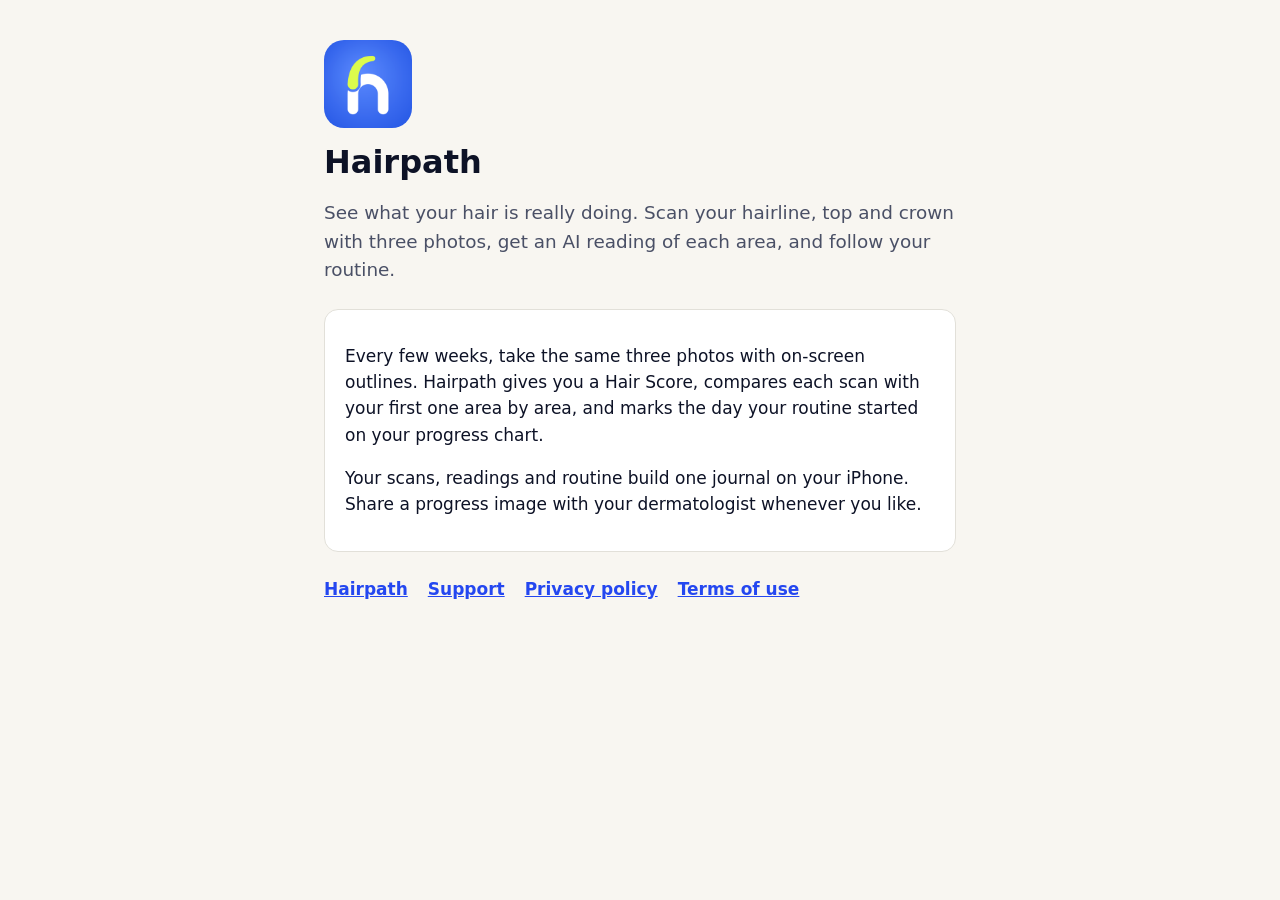
<file: index.html>
<!doctype html>
<html lang="en"><head><meta charset="utf-8"><meta name="viewport" content="width=device-width, initial-scale=1">
<title>Hairpath: hair scan and routine</title><link rel="stylesheet" href="style.css"></head>
<body><main>
<a href="index.html"><img class="icon" src="icon.png" alt="Hairpath"></a>
<h1>Hairpath</h1>
<p class="lead">See what your hair is really doing. Scan your hairline, top and crown with three photos, get an AI reading of each area, and follow your routine.</p>
<div class="card">
<p>Every few weeks, take the same three photos with on-screen outlines. Hairpath gives you a Hair Score, compares each scan with your first one area by area, and marks the day your routine started on your progress chart.</p>
<p>Your scans, readings and routine build one journal on your iPhone. Share a progress image with your dermatologist whenever you like.</p>
</div>
<nav><a href="index.html">Hairpath</a><a href="support.html">Support</a><a href="privacy.html">Privacy policy</a><a href="terms.html">Terms of use</a></nav>
</main></body></html>
</file>
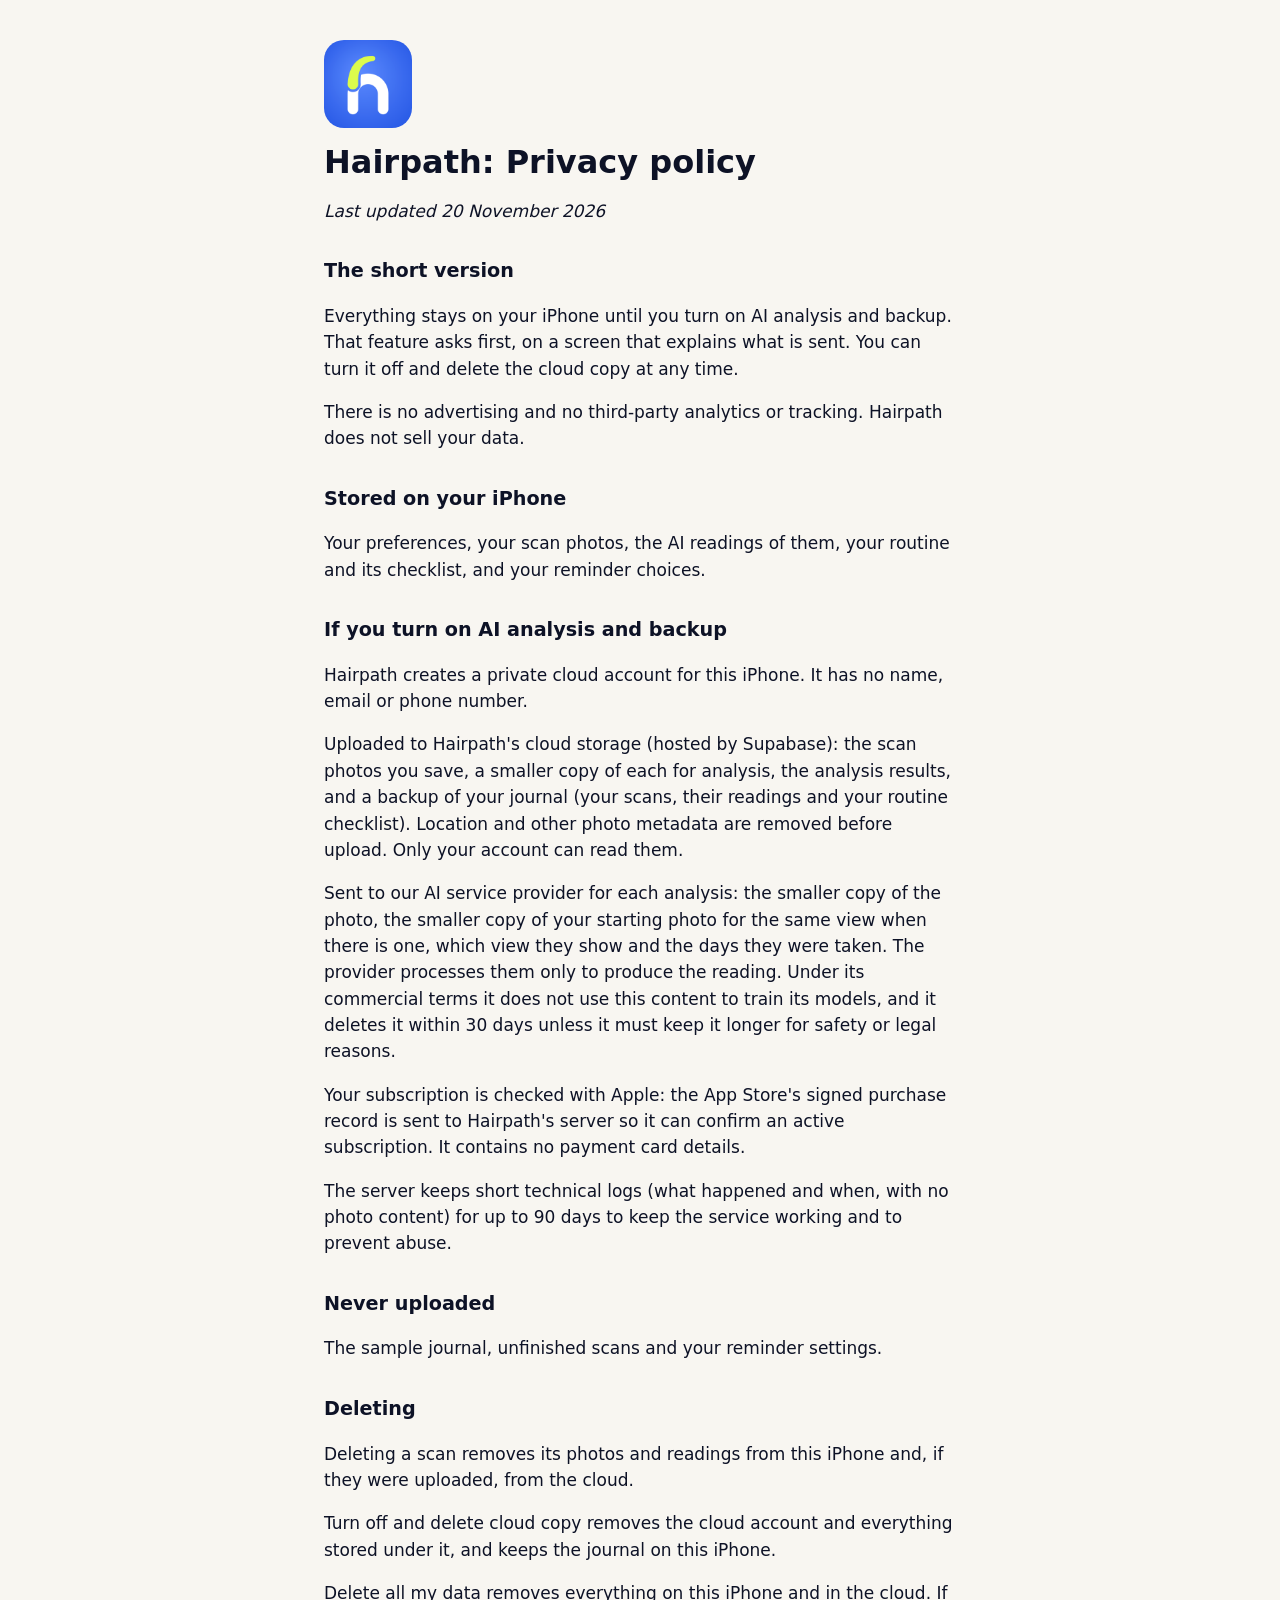
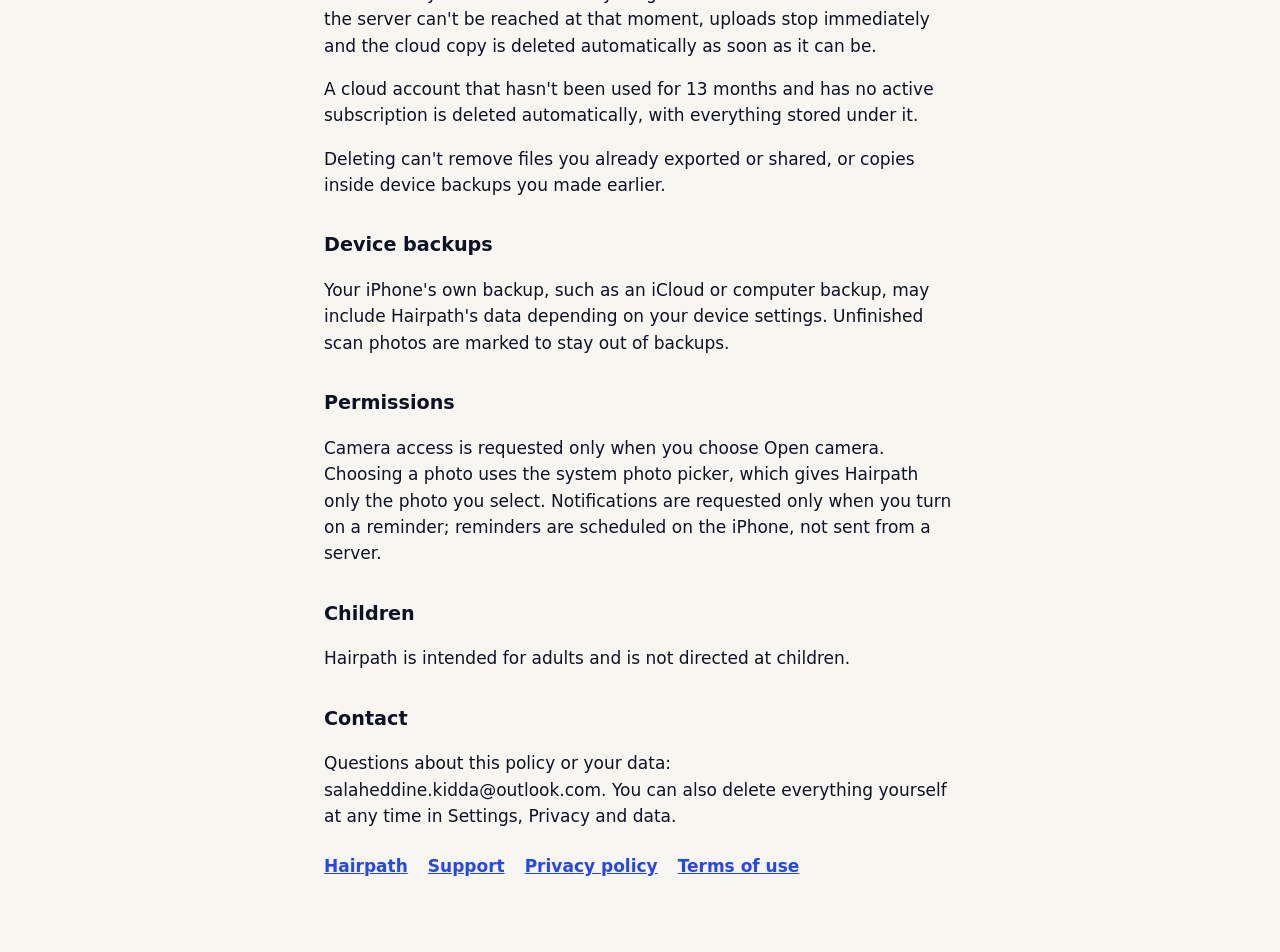
<file: privacy.html>
<!doctype html>
<html lang="en"><head><meta charset="utf-8"><meta name="viewport" content="width=device-width, initial-scale=1">
<title>Hairpath: Privacy policy</title><link rel="stylesheet" href="style.css"></head>
<body><main>
<a href="index.html"><img class="icon" src="icon.png" alt="Hairpath"></a>
<h1>Hairpath: Privacy policy</h1>
<p><em>Last updated 20 November 2026</em></p>
<h2>The short version</h2>
<p>Everything stays on your iPhone until you turn on AI analysis and backup. That feature asks first, on a screen that explains what is sent. You can turn it off and delete the cloud copy at any time.</p>
<p>There is no advertising and no third-party analytics or tracking. Hairpath does not sell your data.</p>
<h2>Stored on your iPhone</h2>
<p>Your preferences, your scan photos, the AI readings of them, your routine and its checklist, and your reminder choices.</p>
<h2>If you turn on AI analysis and backup</h2>
<p>Hairpath creates a private cloud account for this iPhone. It has no name, email or phone number.</p>
<p>Uploaded to Hairpath&#x27;s cloud storage (hosted by Supabase): the scan photos you save, a smaller copy of each for analysis, the analysis results, and a backup of your journal (your scans, their readings and your routine checklist). Location and other photo metadata are removed before upload. Only your account can read them.</p>
<p>Sent to our AI service provider for each analysis: the smaller copy of the photo, the smaller copy of your starting photo for the same view when there is one, which view they show and the days they were taken. The provider processes them only to produce the reading. Under its commercial terms it does not use this content to train its models, and it deletes it within 30 days unless it must keep it longer for safety or legal reasons.</p>
<p>Your subscription is checked with Apple: the App Store&#x27;s signed purchase record is sent to Hairpath&#x27;s server so it can confirm an active subscription. It contains no payment card details.</p>
<p>The server keeps short technical logs (what happened and when, with no photo content) for up to 90 days to keep the service working and to prevent abuse.</p>
<h2>Never uploaded</h2>
<p>The sample journal, unfinished scans and your reminder settings.</p>
<h2>Deleting</h2>
<p>Deleting a scan removes its photos and readings from this iPhone and, if they were uploaded, from the cloud.</p>
<p>Turn off and delete cloud copy removes the cloud account and everything stored under it, and keeps the journal on this iPhone.</p>
<p>Delete all my data removes everything on this iPhone and in the cloud. If the server can&#x27;t be reached at that moment, uploads stop immediately and the cloud copy is deleted automatically as soon as it can be.</p>
<p>A cloud account that hasn&#x27;t been used for 13 months and has no active subscription is deleted automatically, with everything stored under it.</p>
<p>Deleting can&#x27;t remove files you already exported or shared, or copies inside device backups you made earlier.</p>
<h2>Device backups</h2>
<p>Your iPhone&#x27;s own backup, such as an iCloud or computer backup, may include Hairpath&#x27;s data depending on your device settings. Unfinished scan photos are marked to stay out of backups.</p>
<h2>Permissions</h2>
<p>Camera access is requested only when you choose Open camera. Choosing a photo uses the system photo picker, which gives Hairpath only the photo you select. Notifications are requested only when you turn on a reminder; reminders are scheduled on the iPhone, not sent from a server.</p>
<h2>Children</h2>
<p>Hairpath is intended for adults and is not directed at children.</p>
<h2>Contact</h2>
<p>Questions about this policy or your data: salaheddine.kidda@outlook.com. You can also delete everything yourself at any time in Settings, Privacy and data.</p>
<nav><a href="index.html">Hairpath</a><a href="support.html">Support</a><a href="privacy.html">Privacy policy</a><a href="terms.html">Terms of use</a></nav>
</main></body></html>
</file>
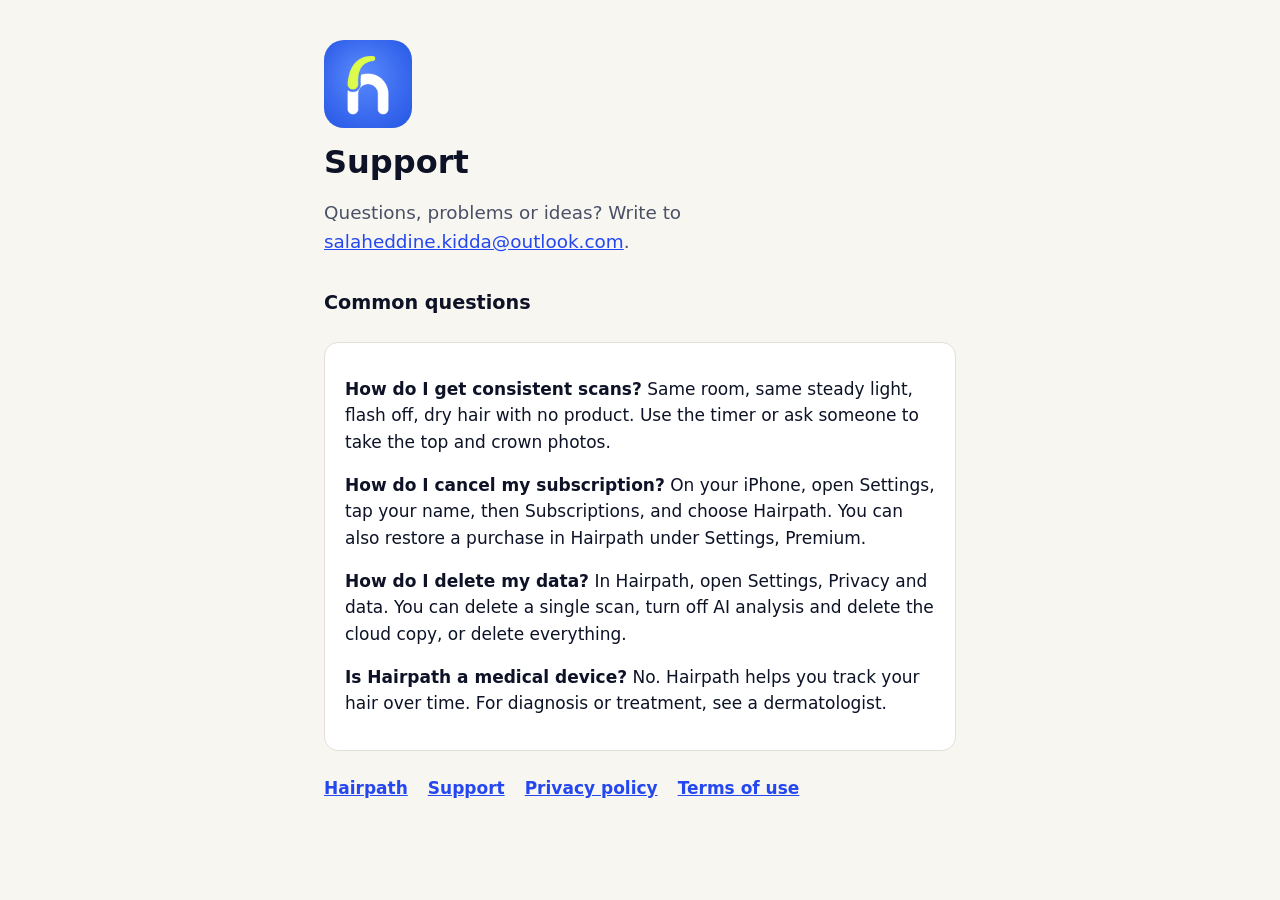
<file: support.html>
<!doctype html>
<html lang="en"><head><meta charset="utf-8"><meta name="viewport" content="width=device-width, initial-scale=1">
<title>Hairpath: Support</title><link rel="stylesheet" href="style.css"></head>
<body><main>
<a href="index.html"><img class="icon" src="icon.png" alt="Hairpath"></a>
<h1>Support</h1>
<p class="lead">Questions, problems or ideas? Write to <a href="mailto:salaheddine.kidda@outlook.com">salaheddine.kidda@outlook.com</a>.</p>
<h2>Common questions</h2>
<div class="card">
<p><strong>How do I get consistent scans?</strong> Same room, same steady light, flash off, dry hair with no product. Use the timer or ask someone to take the top and crown photos.</p>
<p><strong>How do I cancel my subscription?</strong> On your iPhone, open Settings, tap your name, then Subscriptions, and choose Hairpath. You can also restore a purchase in Hairpath under Settings, Premium.</p>
<p><strong>How do I delete my data?</strong> In Hairpath, open Settings, Privacy and data. You can delete a single scan, turn off AI analysis and delete the cloud copy, or delete everything.</p>
<p><strong>Is Hairpath a medical device?</strong> No. Hairpath helps you track your hair over time. For diagnosis or treatment, see a dermatologist.</p>
</div>
<nav><a href="index.html">Hairpath</a><a href="support.html">Support</a><a href="privacy.html">Privacy policy</a><a href="terms.html">Terms of use</a></nav>
</main></body></html>
</file>
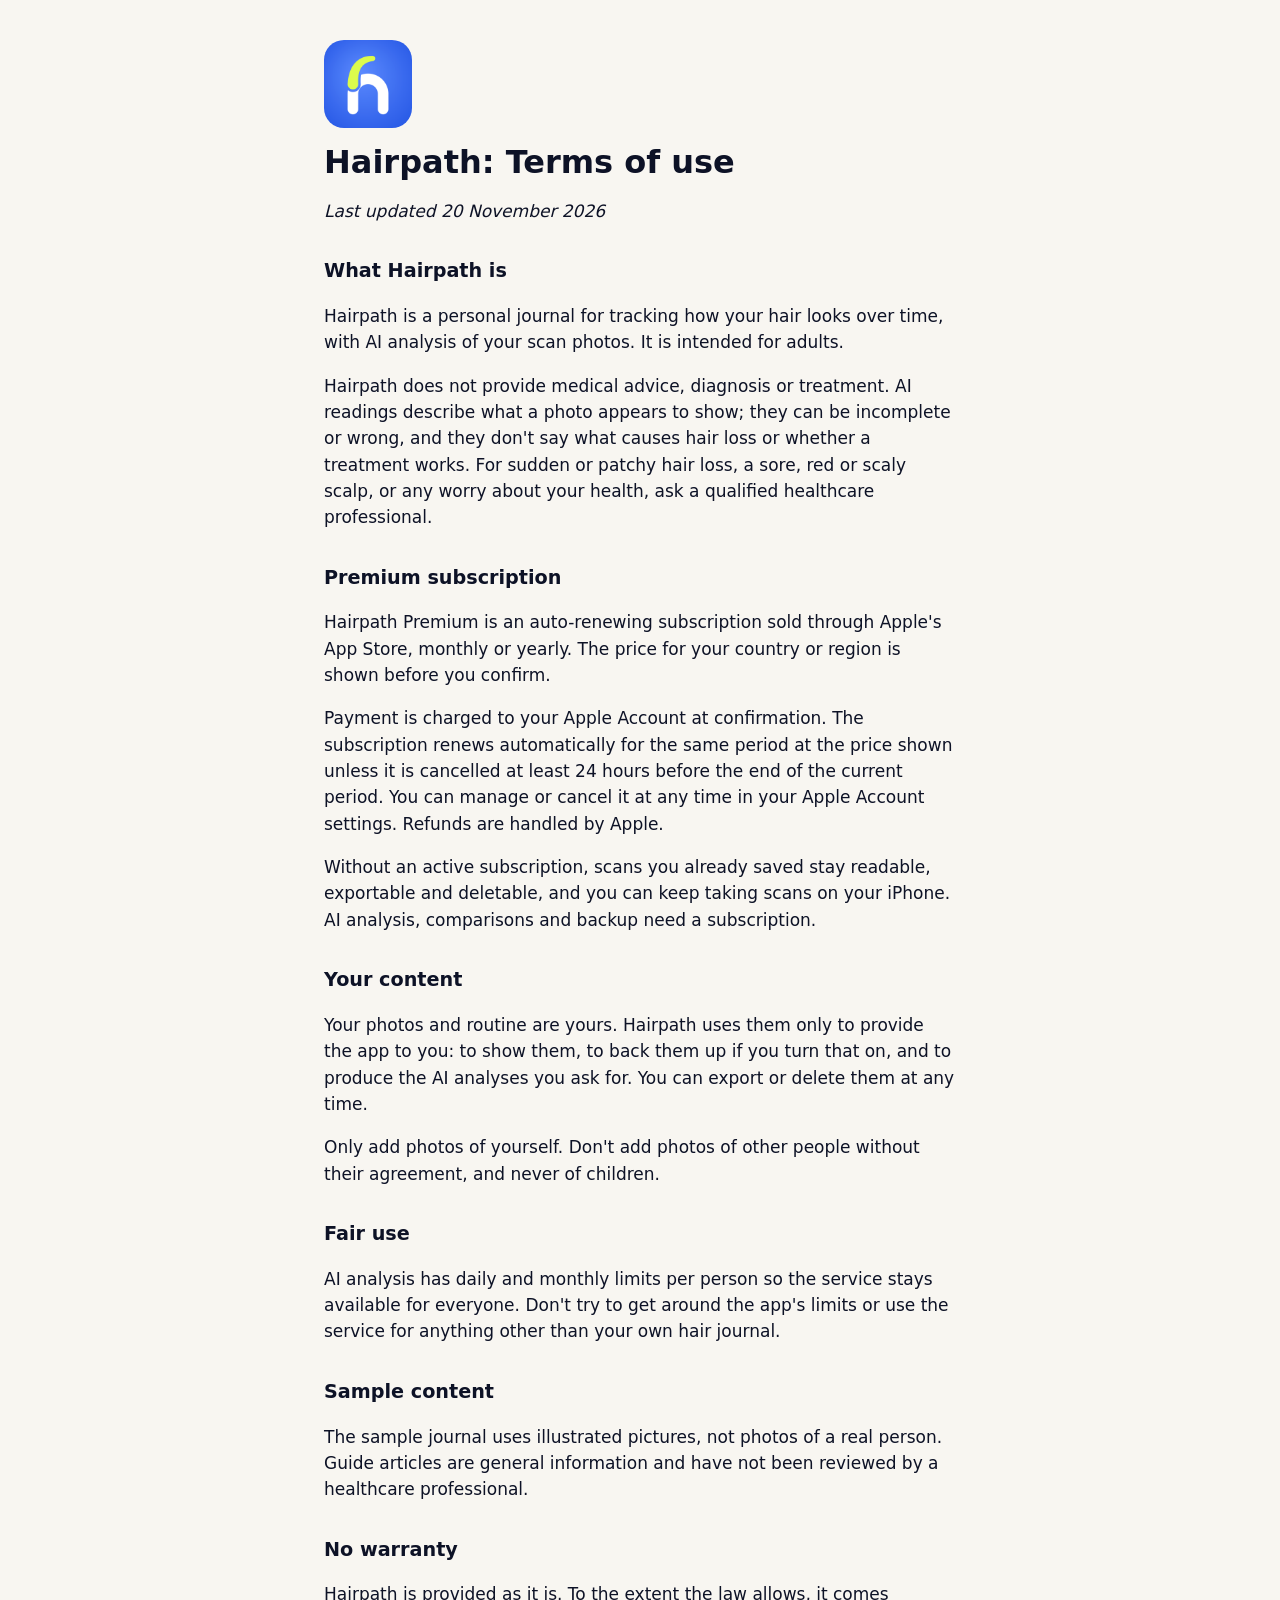
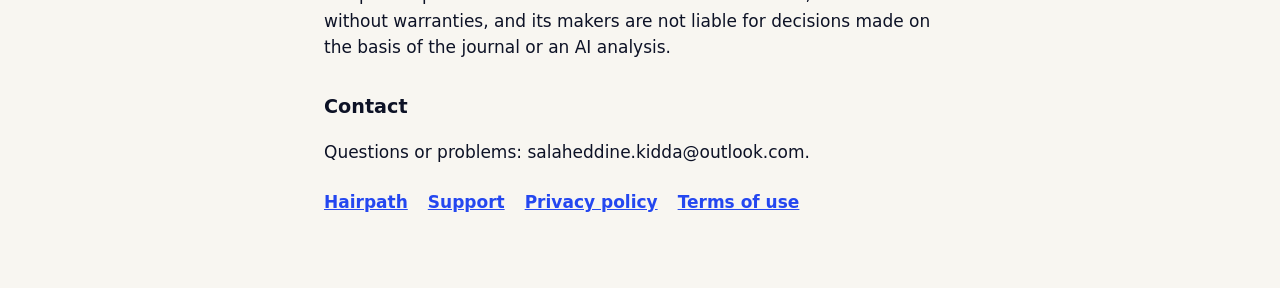
<file: terms.html>
<!doctype html>
<html lang="en"><head><meta charset="utf-8"><meta name="viewport" content="width=device-width, initial-scale=1">
<title>Hairpath: Terms of use</title><link rel="stylesheet" href="style.css"></head>
<body><main>
<a href="index.html"><img class="icon" src="icon.png" alt="Hairpath"></a>
<h1>Hairpath: Terms of use</h1>
<p><em>Last updated 20 November 2026</em></p>
<h2>What Hairpath is</h2>
<p>Hairpath is a personal journal for tracking how your hair looks over time, with AI analysis of your scan photos. It is intended for adults.</p>
<p>Hairpath does not provide medical advice, diagnosis or treatment. AI readings describe what a photo appears to show; they can be incomplete or wrong, and they don&#x27;t say what causes hair loss or whether a treatment works. For sudden or patchy hair loss, a sore, red or scaly scalp, or any worry about your health, ask a qualified healthcare professional.</p>
<h2>Premium subscription</h2>
<p>Hairpath Premium is an auto-renewing subscription sold through Apple&#x27;s App Store, monthly or yearly. The price for your country or region is shown before you confirm.</p>
<p>Payment is charged to your Apple Account at confirmation. The subscription renews automatically for the same period at the price shown unless it is cancelled at least 24 hours before the end of the current period. You can manage or cancel it at any time in your Apple Account settings. Refunds are handled by Apple.</p>
<p>Without an active subscription, scans you already saved stay readable, exportable and deletable, and you can keep taking scans on your iPhone. AI analysis, comparisons and backup need a subscription.</p>
<h2>Your content</h2>
<p>Your photos and routine are yours. Hairpath uses them only to provide the app to you: to show them, to back them up if you turn that on, and to produce the AI analyses you ask for. You can export or delete them at any time.</p>
<p>Only add photos of yourself. Don&#x27;t add photos of other people without their agreement, and never of children.</p>
<h2>Fair use</h2>
<p>AI analysis has daily and monthly limits per person so the service stays available for everyone. Don&#x27;t try to get around the app&#x27;s limits or use the service for anything other than your own hair journal.</p>
<h2>Sample content</h2>
<p>The sample journal uses illustrated pictures, not photos of a real person. Guide articles are general information and have not been reviewed by a healthcare professional.</p>
<h2>No warranty</h2>
<p>Hairpath is provided as it is. To the extent the law allows, it comes without warranties, and its makers are not liable for decisions made on the basis of the journal or an AI analysis.</p>
<h2>Contact</h2>
<p>Questions or problems: salaheddine.kidda@outlook.com.</p>
<nav><a href="index.html">Hairpath</a><a href="support.html">Support</a><a href="privacy.html">Privacy policy</a><a href="terms.html">Terms of use</a></nav>
</main></body></html>
</file>
<file: style.css>
:root{--bg:#f8f6f1;--ink:#0d1226;--muted:#4a5066;--card:#fff;--line:#e2e0d9;--link:#2447f0}
@media(prefers-color-scheme:dark){:root{--bg:#080b16;--ink:#f3f5fb;--muted:#b1b8cf;--card:#111629;--line:#252c45;--link:#8fa8ff}}
*{box-sizing:border-box}body{margin:0;background:var(--bg);color:var(--ink);font:17px/1.55 -apple-system,system-ui,"Segoe UI",sans-serif}
main{max-width:42rem;margin:0 auto;padding:2.5rem 1.25rem 3rem}
.icon{width:88px;height:88px;border-radius:20px;display:block}
h1{font-size:2rem;line-height:1.15;margin:1rem 0 .5rem}h2{font-size:1.2rem;margin-top:2rem}
.lead{font-size:1.15rem;color:var(--muted)}a{color:var(--link)}
.card{background:var(--card);border:1px solid var(--line);border-radius:14px;padding:1rem 1.25rem;margin:1.5rem 0}
nav{display:flex;flex-wrap:wrap;gap:1.25rem;margin:1.5rem 0}nav a{font-weight:600}
footer{color:var(--muted);font-size:.9rem;margin-top:2.5rem}
</file>
